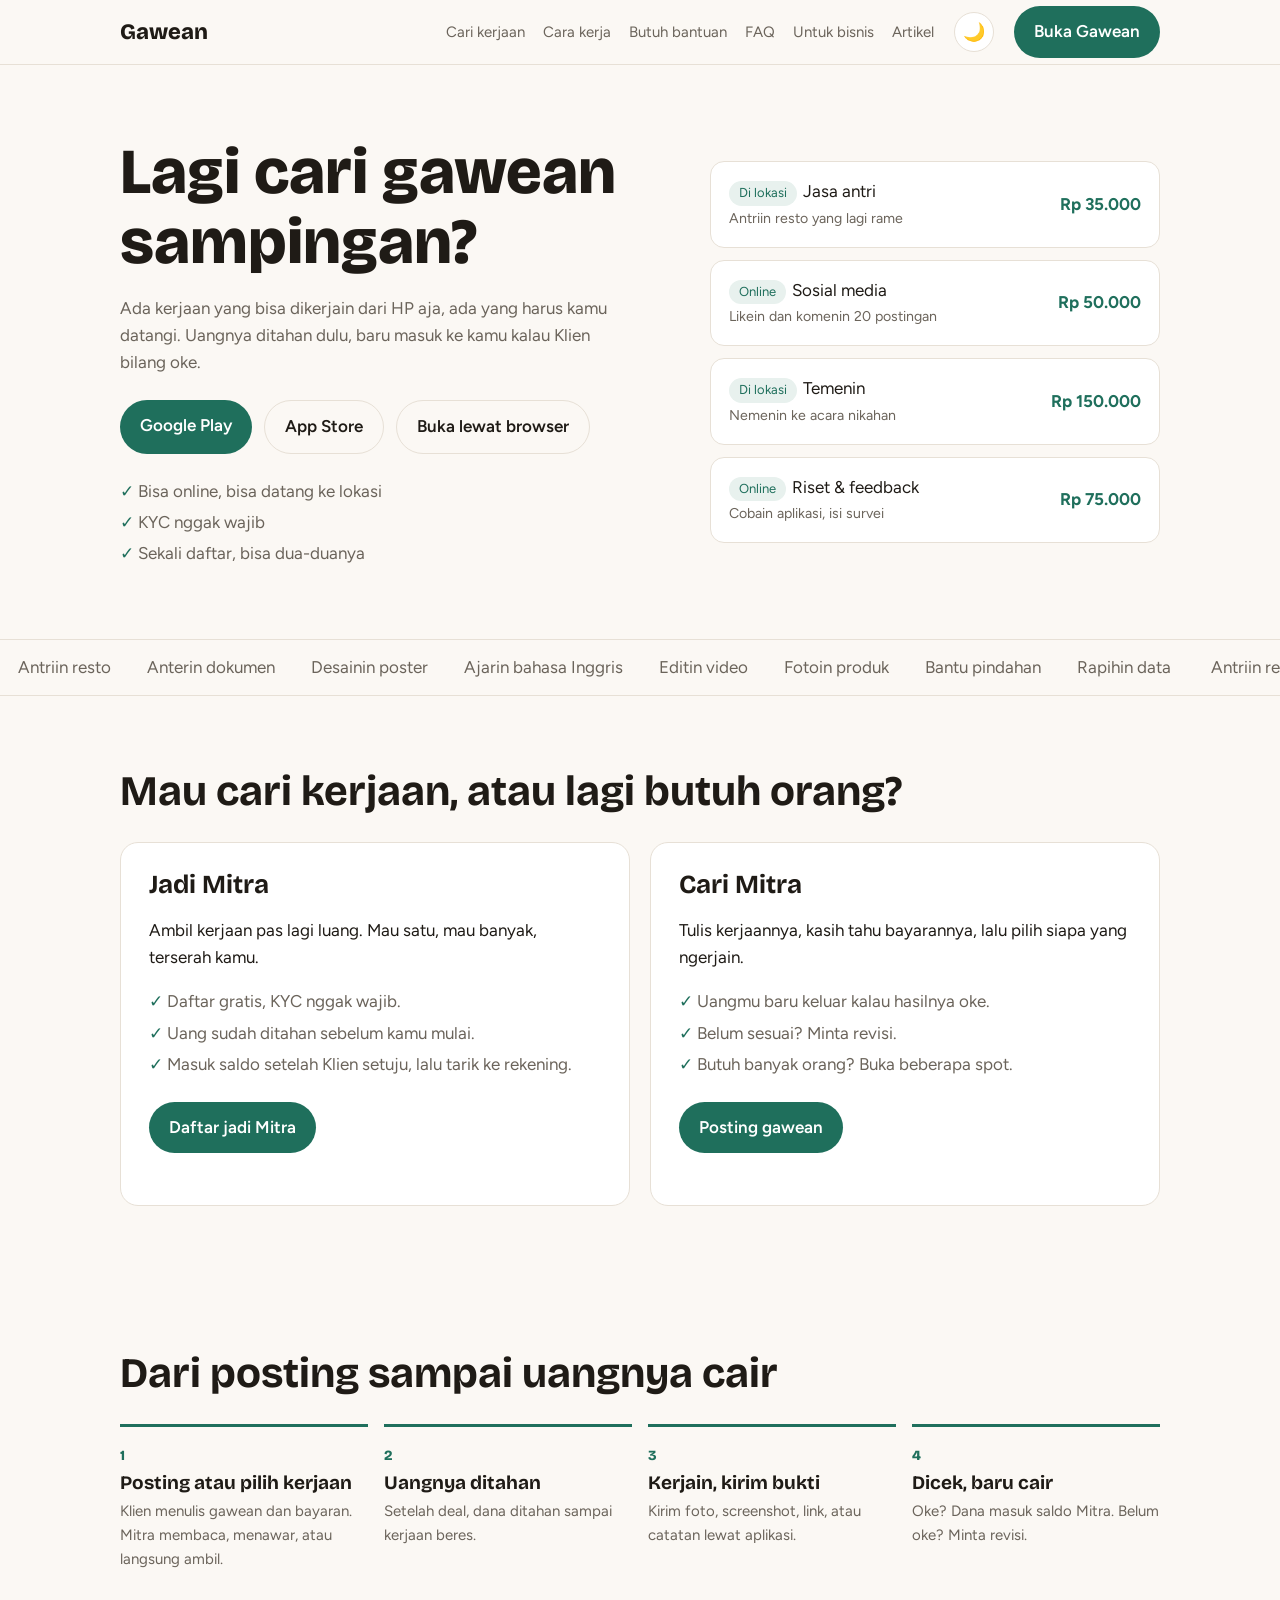
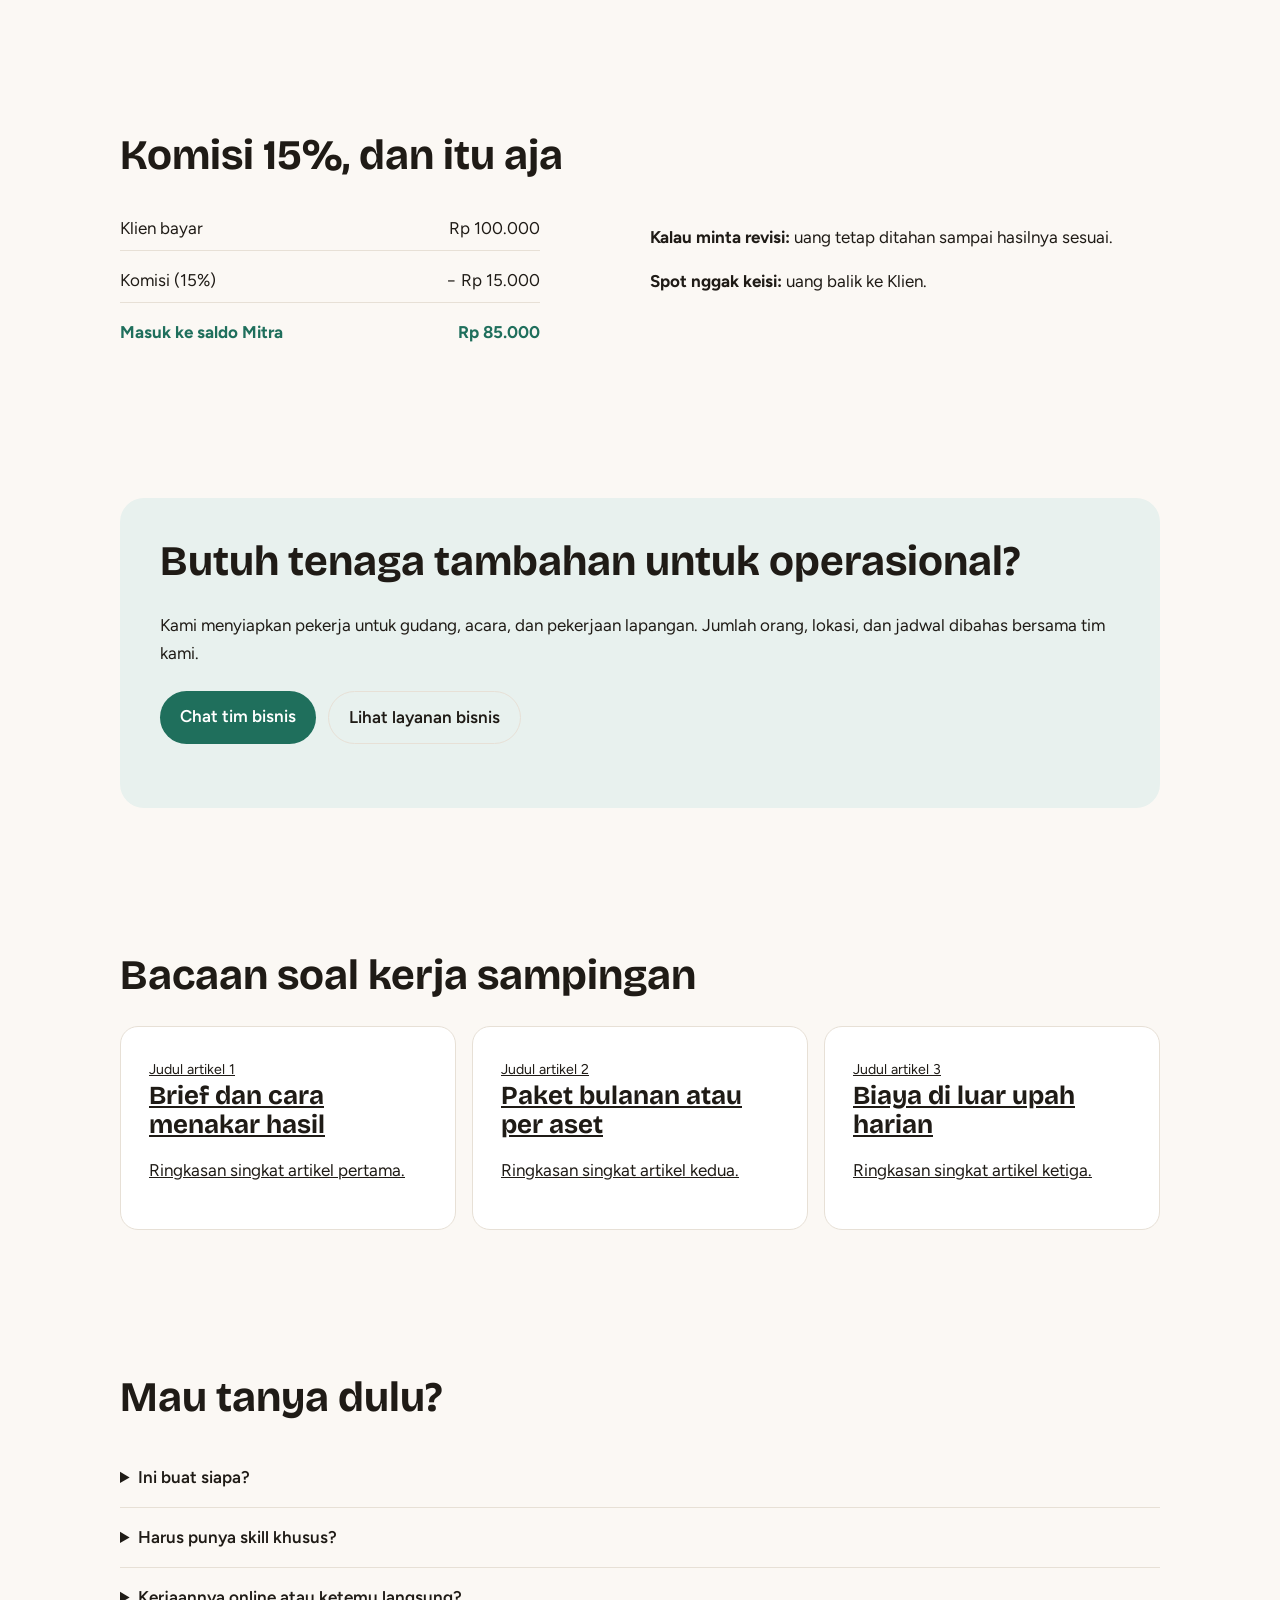
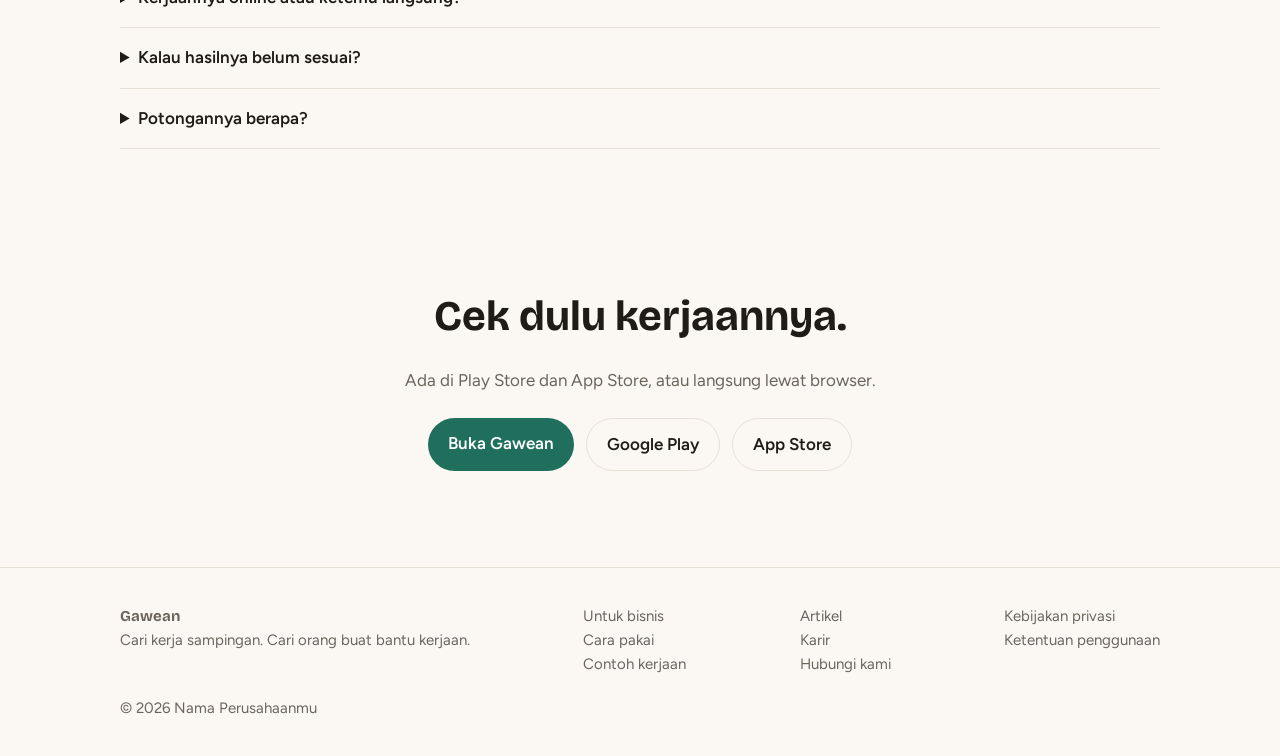
<file: index.html>
<!DOCTYPE html>
<html lang="id">
<head>
<meta charset="utf-8">
<meta name="viewport" content="width=device-width, initial-scale=1, viewport-fit=cover">
<title>Gawean — Cari Kerja Sampingan & Cari Bantuan</title>
<link rel="preconnect" href="https://fonts.googleapis.com">
<link href="https://fonts.googleapis.com/css2?family=Bricolage+Grotesque:wght@500;700;800&family=Figtree:wght@400;500;600&display=swap" rel="stylesheet">
<style>
:root{--bg:#fbf8f4;--surface:#fff;--ink:#1f1b16;--muted:#6b645b;--line:#e7e0d6;--accent:#1f6f5c;--accent-ink:#fff;--soft:#e8f1ee;
box-sizing:border-box;padding-top:env(safe-area-inset-top,0px);padding-bottom:env(safe-area-inset-bottom,0px)}
@media (prefers-color-scheme:dark){:root:not([data-theme="light"]){--bg:#16130f;--surface:#211d18;--ink:#f3eee6;--muted:#a79f93;--line:#352f27;--accent:#4fb89f;--accent-ink:#0e1a16;--soft:#1b2a25}}
:root[data-theme="dark"]{--bg:#16130f;--surface:#211d18;--ink:#f3eee6;--muted:#a79f93;--line:#352f27;--accent:#4fb89f;--accent-ink:#0e1a16;--soft:#1b2a25}
*,*::before,*::after{box-sizing:inherit}
html{scroll-behavior:smooth;scroll-padding-top:env(safe-area-inset-top,0px)}
body{margin:0;background:var(--bg);color:var(--ink);font:17px/1.6 Figtree,system-ui,sans-serif}
h1,h2,h3{font-family:'Bricolage Grotesque',Figtree,sans-serif;line-height:1.1;margin:0}
a{color:inherit}
.wrap{max-width:1080px;margin:0 auto;padding:0 20px}
header{position:sticky;top:env(safe-area-inset-top,0px);background:var(--bg);border-bottom:1px solid var(--line);z-index:5}
header .wrap{display:flex;align-items:center;gap:20px;height:64px}
.logo{font:800 22px 'Bricolage Grotesque',sans-serif;text-decoration:none;margin-right:auto}
nav{display:flex;gap:18px;font-size:15px}
nav a{text-decoration:none;color:var(--muted)}nav a:hover{color:var(--ink)}
.btn{display:inline-block;padding:12px 20px;border-radius:999px;background:var(--accent);color:var(--accent-ink);font-weight:600;text-decoration:none}
.btn.alt{background:transparent;color:var(--ink);border:1px solid var(--line)}
section{padding:72px 0}
.hero{display:grid;grid-template-columns:1.1fr .9fr;gap:40px;align-items:center}
.hero h1{font-size:clamp(38px,6vw,64px);font-weight:800}
.hero p{color:var(--muted);max-width:46ch}
.row{display:flex;flex-wrap:wrap;gap:12px;margin:24px 0}
.checks{list-style:none;padding:0;margin:0;color:var(--muted);display:grid;gap:4px}
.checks li::before{content:"✓ ";color:var(--accent);font-weight:700}
.gigs{display:grid;gap:12px}
.gig{background:var(--surface);border:1px solid var(--line);border-radius:14px;padding:16px 18px;display:grid;grid-template-columns:1fr auto;gap:2px 12px}
.gig small{color:var(--muted)}.gig b{grid-row:1/3;grid-column:2;align-self:center;color:var(--accent)}
.tag{display:inline-block;font-size:13px;background:var(--soft);color:var(--accent);padding:2px 10px;border-radius:999px;margin-right:6px}
.marquee{overflow:hidden;border-block:1px solid var(--line);padding:14px 0;white-space:nowrap}
.marquee div{display:inline-block;animation:slide 40s linear infinite;color:var(--muted)}
.marquee span{margin:0 18px}
@keyframes slide{to{transform:translateX(-50%)}}
@media (prefers-reduced-motion:reduce){.marquee div{animation:none}}
h2{font-size:clamp(28px,4vw,42px);margin-bottom:28px}
.two{display:grid;grid-template-columns:1fr 1fr;gap:20px}
.card{background:var(--surface);border:1px solid var(--line);border-radius:18px;padding:28px}
.card h3{font-size:26px;margin-bottom:10px}
.steps{display:grid;grid-template-columns:repeat(4,1fr);gap:16px;counter-reset:s;padding:0;list-style:none}
.steps li{counter-increment:s;border-top:3px solid var(--accent);padding-top:14px}
.steps li::before{content:counter(s);font:800 14px 'Bricolage Grotesque';color:var(--accent)}
.steps h3{font-size:19px;margin:4px 0 6px}.steps p{margin:0;color:var(--muted);font-size:15px}
.calc{display:grid;gap:8px;max-width:420px}
.calc div{display:flex;justify-content:space-between;border-bottom:1px solid var(--line);padding:8px 0}
.calc .last{font-weight:700;color:var(--accent);border:0}
.biz{background:var(--soft);border-radius:24px;padding:40px}
.articles{display:grid;grid-template-columns:repeat(3,1fr);gap:16px}
details{border-bottom:1px solid var(--line);padding:16px 0}
summary{cursor:pointer;font-weight:600}
details p{color:var(--muted);margin:10px 0 0}
.cta{text-align:center}
footer{border-top:1px solid var(--line);padding:36px 0;color:var(--muted);font-size:15px}
footer .wrap{display:flex;flex-wrap:wrap;justify-content:space-between;gap:20px}
footer a{display:block;text-decoration:none}
.theme{width:40px;height:40px;border-radius:50%;border:1px solid var(--line);background:var(--surface);color:var(--ink);font-size:18px;line-height:1;cursor:pointer;display:grid;place-items:center;padding:0}.theme:hover{border-color:var(--accent)}.theme:focus-visible{outline:2px solid var(--accent);outline-offset:2px}
@media(max-width:820px){.hero,.two,.articles{grid-template-columns:1fr}.steps{grid-template-columns:1fr 1fr}nav{display:none}}
</style>
</head>
<body>
<header><div class="wrap"><a class="logo" href="#">Gawean</a>
<nav><a href="#kerjaan">Cari kerjaan</a><a href="#cara-kerja">Cara kerja</a><a href="#butuh-bantuan">Butuh bantuan</a><a href="#faq">FAQ</a><a href="#bisnis">Untuk bisnis</a><a href="#artikel">Artikel</a></nav>
<button class="theme" id="theme" type="button" aria-label="Ganti tema">🌙</button><a class="btn" href="onboarding.html">Buka Gawean</a></div></header>

<main>
<section><div class="wrap hero">
<div><h1>Lagi cari gawean sampingan?</h1>
<p>Ada kerjaan yang bisa dikerjain dari HP aja, ada yang harus kamu datangi. Uangnya ditahan dulu, baru masuk ke kamu kalau Klien bilang oke.</p>
<div class="row"><a class="btn" href="#">Google Play</a><a class="btn alt" href="#">App Store</a><a class="btn alt" href="onboarding.html">Buka lewat browser</a></div>
<ul class="checks"><li>Bisa online, bisa datang ke lokasi</li><li>KYC nggak wajib</li><li>Sekali daftar, bisa dua-duanya</li></ul></div>
<div class="gigs" id="kerjaan" aria-label="Contoh kerjaan">
<div class="gig"><span><span class="tag">Di lokasi</span>Jasa antri</span><b>Rp 35.000</b><small>Antriin resto yang lagi rame</small></div>
<div class="gig"><span><span class="tag">Online</span>Sosial media</span><b>Rp 50.000</b><small>Likein dan komenin 20 postingan</small></div>
<div class="gig"><span><span class="tag">Di lokasi</span>Temenin</span><b>Rp 150.000</b><small>Nemenin ke acara nikahan</small></div>
<div class="gig"><span><span class="tag">Online</span>Riset & feedback</span><b>Rp 75.000</b><small>Cobain aplikasi, isi survei</small></div>
</div></div></section>

<div class="marquee" aria-hidden="true"><div>
<span>Antriin resto</span><span>Anterin dokumen</span><span>Desainin poster</span><span>Ajarin bahasa Inggris</span><span>Editin video</span><span>Fotoin produk</span><span>Bantu pindahan</span><span>Rapihin data</span>
<span>Antriin resto</span><span>Anterin dokumen</span><span>Desainin poster</span><span>Ajarin bahasa Inggris</span><span>Editin video</span><span>Fotoin produk</span><span>Bantu pindahan</span><span>Rapihin data</span></div></div>

<section id="butuh-bantuan"><div class="wrap"><h2>Mau cari kerjaan, atau lagi butuh orang?</h2>
<div class="two">
<div class="card"><h3>Jadi Mitra</h3><p>Ambil kerjaan pas lagi luang. Mau satu, mau banyak, terserah kamu.</p><ul class="checks"><li>Daftar gratis, KYC nggak wajib.</li><li>Uang sudah ditahan sebelum kamu mulai.</li><li>Masuk saldo setelah Klien setuju, lalu tarik ke rekening.</li></ul><div class="row"><a class="btn" href="onboarding.html">Daftar jadi Mitra</a></div></div>
<div class="card"><h3>Cari Mitra</h3><p>Tulis kerjaannya, kasih tahu bayarannya, lalu pilih siapa yang ngerjain.</p><ul class="checks"><li>Uangmu baru keluar kalau hasilnya oke.</li><li>Belum sesuai? Minta revisi.</li><li>Butuh banyak orang? Buka beberapa spot.</li></ul><div class="row"><a class="btn" href="onboarding.html">Posting gawean</a></div></div>
</div></div></section>

<section id="cara-kerja"><div class="wrap"><h2>Dari posting sampai uangnya cair</h2>
<ol class="steps">
<li><h3>Posting atau pilih kerjaan</h3><p>Klien menulis gawean dan bayaran. Mitra membaca, menawar, atau langsung ambil.</p></li>
<li><h3>Uangnya ditahan</h3><p>Setelah deal, dana ditahan sampai kerjaan beres.</p></li>
<li><h3>Kerjain, kirim bukti</h3><p>Kirim foto, screenshot, link, atau catatan lewat aplikasi.</p></li>
<li><h3>Dicek, baru cair</h3><p>Oke? Dana masuk saldo Mitra. Belum oke? Minta revisi.</p></li>
</ol></div></section>

<section><div class="wrap"><h2>Komisi 15%, dan itu aja</h2>
<div class="two"><div class="calc" aria-label="Contoh kerjaan Rp 100.000">
<div><span>Klien bayar</span><span>Rp 100.000</span></div><div><span>Komisi (15%)</span><span>− Rp 15.000</span></div><div class="last"><span>Masuk ke saldo Mitra</span><span>Rp 85.000</span></div></div>
<div><p><b>Kalau minta revisi:</b> uang tetap ditahan sampai hasilnya sesuai.</p><p><b>Spot nggak keisi:</b> uang balik ke Klien.</p></div></div></div></section>

<section id="bisnis"><div class="wrap"><div class="biz"><h2>Butuh tenaga tambahan untuk operasional?</h2>
<p>Kami menyiapkan pekerja untuk gudang, acara, dan pekerjaan lapangan. Jumlah orang, lokasi, dan jadwal dibahas bersama tim kami.</p>
<div class="row"><a class="btn" href="#">Chat tim bisnis</a><a class="btn alt" href="#">Lihat layanan bisnis</a></div></div></div></section>

<section id="artikel"><div class="wrap"><h2>Bacaan soal kerja sampingan</h2>
<div class="articles">
<a class="card" href="#"><small>Judul artikel 1</small><h3>Brief dan cara menakar hasil</h3><p>Ringkasan singkat artikel pertama.</p></a>
<a class="card" href="#"><small>Judul artikel 2</small><h3>Paket bulanan atau per aset</h3><p>Ringkasan singkat artikel kedua.</p></a>
<a class="card" href="#"><small>Judul artikel 3</small><h3>Biaya di luar upah harian</h3><p>Ringkasan singkat artikel ketiga.</p></a>
</div></div></section>

<section id="faq"><div class="wrap"><h2>Mau tanya dulu?</h2>
<details><summary>Ini buat siapa?</summary><p>Buat yang cari kerja sampingan dan yang butuh bantuan. Klien adalah yang memposting gawean, Mitra adalah yang mengerjakannya. Satu akun bisa jadi keduanya.</p></details>
<details><summary>Harus punya skill khusus?</summary><p>Tergantung kerjaannya. Baca tugas, syarat, dan bayaran dulu sebelum ambil.</p></details>
<details><summary>Kerjaannya online atau ketemu langsung?</summary><p>Ada dua-duanya. Untuk kerjaan di lokasi, cek tempat dan waktunya sebelum daftar.</p></details>
<details><summary>Kalau hasilnya belum sesuai?</summary><p>Klien bisa minta revisi lewat aplikasi. Dana tetap ditahan selama proses.</p></details>
<details><summary>Potongannya berapa?</summary><p>Komisi 15% dari nilai kerjaan, dipotong sekali. Tidak ada biaya daftar atau posting.</p></details>
</div></section>

<section class="cta"><div class="wrap"><h2>Cek dulu kerjaannya.</h2><p style="color:var(--muted)">Ada di Play Store dan App Store, atau langsung lewat browser.</p>
<div class="row" style="justify-content:center"><a class="btn" href="onboarding.html">Buka Gawean</a><a class="btn alt" href="#">Google Play</a><a class="btn alt" href="#">App Store</a></div></div></section>
</main>

<footer><div class="wrap">
<div><b style="font-family:'Bricolage Grotesque'">Gawean</b><br>Cari kerja sampingan. Cari orang buat bantu kerjaan.</div>
<div><a href="#">Untuk bisnis</a><a href="#">Cara pakai</a><a href="#kerjaan">Contoh kerjaan</a></div>
<div><a href="#">Artikel</a><a href="#">Karir</a><a href="#">Hubungi kami</a></div>
<div><a href="#">Kebijakan privasi</a><a href="#">Ketentuan penggunaan</a></div>
<div style="width:100%">© 2026 Nama Perusahaanmu</div></div></footer>
<script>
(function(){
var r=document.documentElement,b=document.getElementById('theme');
function sys(){return window.matchMedia('(prefers-color-scheme: dark)').matches?'dark':'light'}
var t=null;try{t=localStorage.getItem('theme')}catch(e){}
if(t!=='light'&&t!=='dark')t=null;
function apply(m){r.setAttribute('data-theme',m);b.textContent=m==='dark'?'☀️':'🌙';b.setAttribute('aria-label',m==='dark'?'Ganti ke tema terang':'Ganti ke tema gelap')}
apply(t||sys());
b.addEventListener('click',function(){var n=r.getAttribute('data-theme')==='dark'?'light':'dark';apply(n);try{localStorage.setItem('theme',n)}catch(e){}});
})();
</script>
</body>
</html>
</file>
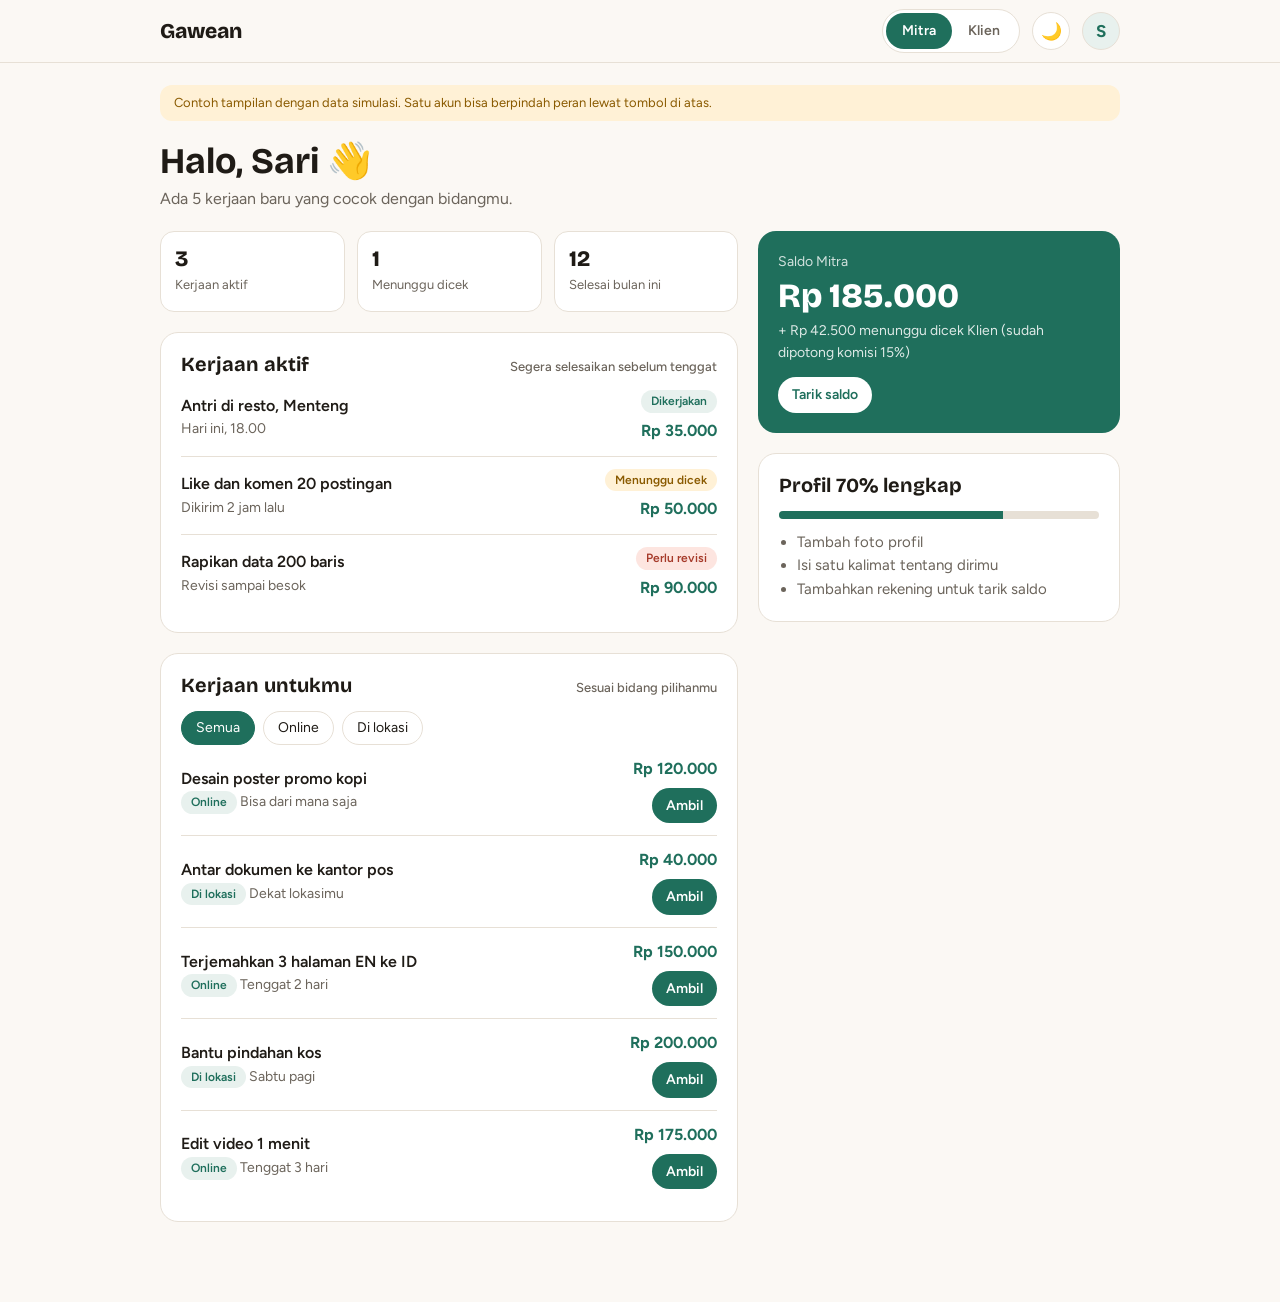
<file: dashboard.html>
<!DOCTYPE html>
<html lang="id">
<head>
<meta charset="utf-8">
<meta name="viewport" content="width=device-width, initial-scale=1, viewport-fit=cover">
<title>Beranda Gawean</title>
<link rel="preconnect" href="https://fonts.googleapis.com">
<link href="https://fonts.googleapis.com/css2?family=Bricolage+Grotesque:wght@500;700;800&family=Figtree:wght@400;500;600&display=swap" rel="stylesheet">
<style>
:root{--bg:#fbf8f4;--surface:#fff;--ink:#1f1b16;--muted:#6b645b;--line:#e7e0d6;--accent:#1f6f5c;--accent-ink:#fff;--soft:#e8f1ee;--warn:#8a5a00;--warnbg:#fff1d6;--bad:#a63a2a;--badbg:#fde5e0;
box-sizing:border-box;padding-top:env(safe-area-inset-top,0px);padding-bottom:env(safe-area-inset-bottom,0px)}
@media (prefers-color-scheme:dark){:root:not([data-theme="light"]){--bg:#16130f;--surface:#211d18;--ink:#f3eee6;--muted:#a79f93;--line:#352f27;--accent:#4fb89f;--accent-ink:#0e1a16;--soft:#1b2a25;--warn:#f0c168;--warnbg:#3a2d12;--bad:#f1948a;--badbg:#3b1d19}}
:root[data-theme="dark"]{--bg:#16130f;--surface:#211d18;--ink:#f3eee6;--muted:#a79f93;--line:#352f27;--accent:#4fb89f;--accent-ink:#0e1a16;--soft:#1b2a25;--warn:#f0c168;--warnbg:#3a2d12;--bad:#f1948a;--badbg:#3b1d19}
*,*::before,*::after{box-sizing:inherit}
body{margin:0;background:var(--bg);color:var(--ink);font:16px/1.55 Figtree,system-ui,sans-serif}
h1,h2,h3{font-family:'Bricolage Grotesque',Figtree,sans-serif;line-height:1.15;margin:0}
button{font:inherit;color:inherit}
header{position:sticky;top:env(safe-area-inset-top,0px);background:var(--bg);border-bottom:1px solid var(--line);z-index:5}
.bar{max-width:1000px;margin:0 auto;padding:0 20px;height:62px;display:flex;align-items:center;gap:12px}
.logo{font:800 21px 'Bricolage Grotesque',sans-serif;margin-right:auto;text-decoration:none;color:var(--ink)}
.seg{display:flex;background:var(--surface);border:1px solid var(--line);border-radius:999px;padding:3px}
.seg button{border:0;background:transparent;padding:7px 16px;border-radius:999px;cursor:pointer;font-weight:600;font-size:14px;color:var(--muted)}
.seg button[aria-pressed="true"]{background:var(--accent);color:var(--accent-ink)}
.round{width:38px;height:38px;border-radius:50%;border:1px solid var(--line);background:var(--surface);display:grid;place-items:center;cursor:pointer;padding:0;font-size:17px}
.av{background:var(--soft);color:var(--accent);font-weight:700;cursor:default}
main{max-width:1000px;margin:0 auto;padding:22px 20px 60px}
.note{background:var(--warnbg);color:var(--warn);border-radius:12px;padding:8px 14px;font-size:13px;margin-bottom:20px}
.view{display:none}.view.on{display:block}
.hi h1{font-size:clamp(26px,5vw,36px)}.hi p{color:var(--muted);margin:4px 0 20px}
.grid{display:grid;grid-template-columns:1.6fr 1fr;gap:20px;align-items:start}
.card{background:var(--surface);border:1px solid var(--line);border-radius:18px;padding:20px;margin-bottom:20px}
.card h2{font-size:20px;margin-bottom:14px;display:flex;justify-content:space-between;align-items:baseline;gap:8px}
.card h2 small{font:500 13px Figtree;color:var(--muted)}
.hero{background:var(--accent);color:var(--accent-ink);border:0}
.hero .lab{opacity:.8;font-size:14px}.hero .big{font:800 34px 'Bricolage Grotesque';margin:2px 0 4px}
.hero .sub{font-size:14px;opacity:.85;margin-bottom:14px}
.btn{display:inline-block;border:0;border-radius:999px;padding:10px 18px;font-weight:600;cursor:pointer;background:var(--accent);color:var(--accent-ink);font-size:15px;text-decoration:none}
.hero .btn{background:var(--accent-ink);color:var(--accent)}
.btn.sm{padding:7px 14px;font-size:14px}
.btn.alt{background:transparent;color:var(--ink);border:1px solid var(--line)}
.btn:disabled{opacity:.5;cursor:default}
.stats{display:grid;grid-template-columns:repeat(3,1fr);gap:12px;margin-bottom:20px}
.stat{background:var(--surface);border:1px solid var(--line);border-radius:14px;padding:14px}
.stat b{display:block;font:800 22px 'Bricolage Grotesque'}.stat span{font-size:13px;color:var(--muted)}
.item{display:flex;gap:12px;align-items:center;justify-content:space-between;padding:12px 0;border-top:1px solid var(--line)}
.item:first-of-type{border-top:0;padding-top:0}
.item .t{font-weight:600}.item .m{font-size:14px;color:var(--muted)}
.item .r{text-align:right;flex:none;display:flex;flex-direction:column;align-items:flex-end;gap:6px}
.price{font-weight:700;color:var(--accent)}
.chip{display:inline-block;font-size:12px;font-weight:600;padding:2px 10px;border-radius:999px;background:var(--soft);color:var(--accent)}
.chip.wait{background:var(--warnbg);color:var(--warn)}.chip.rev{background:var(--badbg);color:var(--bad)}
.acts{display:flex;gap:8px}
.filters{display:flex;gap:8px;margin-bottom:12px;flex-wrap:wrap}
.filters button{border:1px solid var(--line);background:var(--surface);border-radius:999px;padding:5px 14px;font-size:14px;cursor:pointer}
.filters button[aria-pressed="true"]{background:var(--accent);color:var(--accent-ink);border-color:var(--accent)}
.prog{height:8px;border-radius:9px;background:var(--line);overflow:hidden;margin:8px 0 12px}
.prog i{display:block;height:100%;background:var(--accent)}
.todo{margin:0;padding-left:18px;color:var(--muted);font-size:15px}
.empty{color:var(--muted);font-size:15px;padding:6px 0}
.toast{position:fixed;left:50%;bottom:calc(20px + env(safe-area-inset-bottom,0px));transform:translateX(-50%);background:var(--ink);color:var(--bg);padding:10px 18px;border-radius:999px;font-size:14px;opacity:0;pointer-events:none;transition:opacity .2s;max-width:90vw;text-align:center}
.toast.show{opacity:1}
:focus-visible{outline:2px solid var(--accent);outline-offset:2px}
@media(max-width:820px){.grid{grid-template-columns:1fr}.seg button{padding:7px 12px}}
@media(max-width:480px){.item{flex-direction:column;align-items:flex-start}.item .r{align-items:flex-start;text-align:left}.stats{grid-template-columns:1fr 1fr 1fr;gap:8px}.stat{padding:10px}.stat b{font-size:18px}}
</style>
</head>
<body>
<header><div class="bar"><a class="logo" href="index.html">Gawean</a>
<div class="seg" role="group" aria-label="Pilih peran"><button type="button" data-v="mitra" aria-pressed="true">Mitra</button><button type="button" data-v="klien" aria-pressed="false">Klien</button></div>
<button class="round" id="theme" type="button" aria-label="Ganti tema">🌙</button><span class="round av" id="avatar-initial" aria-hidden="true">S</span></div></header>
<main>
<div class="note">Contoh tampilan dengan data simulasi. Satu akun bisa berpindah peran lewat tombol di atas.</div>

<section class="view on" id="v-mitra">
<div class="hi"><h1 id="hi-mitra">Halo, Sari 👋</h1><p>Ada 5 kerjaan baru yang cocok dengan bidangmu.</p></div>
<div class="grid"><div>
<div class="stats"><div class="stat"><b id="m-aktif">3</b><span>Kerjaan aktif</span></div><div class="stat"><b>1</b><span>Menunggu dicek</span></div><div class="stat"><b>12</b><span>Selesai bulan ini</span></div></div>
<div class="card"><h2>Kerjaan aktif <small>Segera selesaikan sebelum tenggat</small></h2><div id="m-list"></div></div>
<div class="card"><h2>Kerjaan untukmu <small>Sesuai bidang pilihanmu</small></h2>
<div class="filters" id="filters"><button type="button" data-f="all" aria-pressed="true">Semua</button><button type="button" data-f="Online" aria-pressed="false">Online</button><button type="button" data-f="Di lokasi" aria-pressed="false">Di lokasi</button></div>
<div id="m-rek"></div></div></div>
<aside>
<div class="card hero"><div class="lab">Saldo Mitra</div><div class="big">Rp 185.000</div><div class="sub">+ Rp 42.500 menunggu dicek Klien (sudah dipotong komisi 15%)</div><button class="btn sm" type="button" data-toast="Penarikan ke rekening bisa dimulai setelah rekening ditambahkan.">Tarik saldo</button></div>
<div class="card"><h2>Profil 70% lengkap</h2><div class="prog"><i style="width:70%"></i></div><ul class="todo"><li>Tambah foto profil</li><li>Isi satu kalimat tentang dirimu</li><li>Tambahkan rekening untuk tarik saldo</li></ul></div>
</aside></div></section>

<section class="view" id="v-klien">
<div class="hi"><h1 id="hi-klien">Halo, Sari 👋</h1><p>Ada 2 hasil kerja yang menunggu dicek.</p></div>
<div class="grid"><div>
<div class="stats"><div class="stat"><b id="k-dana">Rp 0</b><span>Dana ditahan</span></div><div class="stat"><b id="k-jalan">0</b><span>Kerjaan berjalan</span></div><div class="stat"><b id="k-cek">0</b><span>Perlu dicek</span></div></div>
<div class="card"><h2>Perlu dicek <small>Dana cair setelah kamu setuju</small></h2><div id="k-rev"></div></div>
<div class="card"><h2>Kerjaan saya</h2><div id="k-list"></div></div></div>
<aside>
<div class="card hero"><div class="lab">Butuh bantuan?</div><div class="big">Posting kerjaan</div><div class="sub">Tulis kerjaan, tentukan bayaran, lalu pilih Mitra yang cocok.</div><button class="btn sm" type="button" data-toast="Formulir posting kerjaan akan dibuka di sini.">Posting sekarang</button></div>
<div class="card"><h2>Tips supaya cepat dapat Mitra</h2><ul class="todo"><li>Jelaskan hasil akhir yang kamu mau</li><li>Cantumkan tenggat dan lokasi</li><li>Beri bayaran yang wajar untuk waktunya</li></ul></div>
</aside></div></section>
</main>
<div class="toast" id="toast" role="status" aria-live="polite"></div>
<script>
(function(){
// Ambil data nama dari localStorage jika ada
try {
  var savedName = localStorage.getItem('gawean_nama');
  if (savedName) {
    var firstName = savedName.trim().split(' ')[0];
    var greetingText = 'Halo, ' + firstName + ' 👋';
    document.getElementById('hi-mitra').textContent = greetingText;
    document.getElementById('hi-klien').textContent = greetingText;
    document.getElementById('avatar-initial').textContent = firstName.charAt(0).toUpperCase();
  }
} catch(e) {}

var $=function(i){return document.getElementById(i)};
var rp=function(n){return 'Rp '+n.toLocaleString('id-ID')};
// theme
var r=document.documentElement,tb=$('theme');
function sys(){return window.matchMedia('(prefers-color-scheme: dark)').matches?'dark':'light'}
var t=null;try{t=localStorage.getItem('theme')}catch(e){}
if(t!=='light'&&t!=='dark')t=null;
function apply(m){r.setAttribute('data-theme',m);tb.textContent=m==='dark'?'☀️':'🌙';tb.setAttribute('aria-label',m==='dark'?'Ganti ke tema terang':'Ganti ke tema gelap')}
apply(t||sys());
tb.addEventListener('click',function(){var n=r.getAttribute('data-theme')==='dark'?'light':'dark';apply(n);try{localStorage.setItem('theme',n)}catch(e){}});
// toast
var tt;function toast(m){var e=$('toast');e.textContent=m;e.classList.add('show');clearTimeout(tt);tt=setTimeout(function(){e.classList.remove('show')},2600)}
document.addEventListener('click',function(e){var b=e.target.closest('[data-toast]');if(b)toast(b.dataset.toast)});
// data
var aktif=[{t:'Antri di resto, Menteng',m:'Hari ini, 18.00',s:'Dikerjakan',c:'',p:35000},{t:'Like dan komen 20 postingan',m:'Dikirim 2 jam lalu',s:'Menunggu dicek',c:'wait',p:50000},{t:'Rapikan data 200 baris',m:'Revisi sampai besok',s:'Perlu revisi',c:'rev',p:90000}];
var rek=[{id:1,t:'Desain poster promo kopi',k:'Online',p:120000,m:'Bisa dari mana saja'},{id:2,t:'Antar dokumen ke kantor pos',k:'Di lokasi',p:40000,m:'Dekat lokasimu'},{id:3,t:'Terjemahkan 3 halaman EN ke ID',k:'Online',p:150000,m:'Tenggat 2 hari'},{id:4,t:'Bantu pindahan kos',k:'Di lokasi',p:200000,m:'Sabtu pagi'},{id:5,t:'Edit video 1 menit',k:'Online',p:175000,m:'Tenggat 3 hari'}];
var rev=[{id:1,t:'Like dan komen 20 postingan',w:'Dewi A.',m:'Dikirim 2 jam lalu',p:50000},{id:2,t:'Rapikan data 200 baris',w:'Raka P.',m:'Revisi dikirim 1 jam lalu',p:90000}];
var posted=[{t:'Foto 15 produk kue',s:'Terbuka',c:'',m:'6 pelamar',p:300000,hold:true},{t:'Terjemahkan 3 halaman',s:'Berjalan',c:'',m:'Dikerjakan Mitra',p:150000,hold:true},{t:'Antri tiket konser',s:'Selesai',c:'',m:'Dana sudah cair',p:100000,hold:false}];
var filter='all';
function renderM(){
 $('m-list').innerHTML=aktif.map(function(a){return '<div class="item"><div><div class="t">'+a.t+'</div><div class="m">'+a.m+'</div></div><div class="r"><span class="chip '+a.c+'">'+a.s+'</span><span class="price">'+rp(a.p)+'</span></div></div>'}).join('');
 $('m-aktif').textContent=aktif.length;
 var l=rek.filter(function(x){return filter==='all'||x.k===filter});
 $('m-rek').innerHTML=l.length?l.map(function(x){return '<div class="item"><div><div class="t">'+x.t+'</div><div class="m"><span class="chip">'+x.k+'</span> '+x.m+'</div></div><div class="r"><span class="price">'+rp(x.p)+'</span><button class="btn sm" type="button" data-take="'+x.id+'">Ambil</button></div></div>'}).join(''):'<div class="empty">Belum ada kerjaan di kategori ini.</div>';
}
function renderK(){
 $('k-rev').innerHTML=rev.length?rev.map(function(x){return '<div class="item"><div><div class="t">'+x.t+'</div><div class="m">'+x.w+' · '+x.m+'</div></div><div class="r"><span class="price">'+rp(x.p)+'</span><div class="acts"><button class="btn alt sm" type="button" data-rv="'+x.id+'">Minta revisi</button><button class="btn sm" type="button" data-ok="'+x.id+'">Setujui</button></div></div></div>'}).join(''):'<div class="empty">Semua hasil kerja sudah dicek. 🎉</div>';
 $('k-list').innerHTML=posted.map(function(a){return '<div class="item"><div><div class="t">'+a.t+'</div><div class="m">'+a.m+'</div></div><div class="r"><span class="chip '+(a.s==='Selesai'?'':'wait')+'">'+a.s+'</span><span class="price">'+rp(a.p)+'</span></div></div>'}).join('');
 var dana=0,jalan=0;posted.forEach(function(a){if(a.hold){dana+=a.p;jalan++}});rev.forEach(function(x){dana+=x.p});
 $('k-dana').textContent=rp(dana);$('k-jalan').textContent=jalan+rev.length;$('k-cek').textContent=rev.length;
}
document.addEventListener('click',function(e){
 var f=e.target.closest('[data-f]');if(f){filter=f.dataset.f;document.querySelectorAll('[data-f]').forEach(function(b){b.setAttribute('aria-pressed',b===f)});renderM();return}
 var tk=e.target.closest('[data-take]');if(tk){var id=+tk.dataset.take,x=rek.filter(function(y){return y.id===id})[0];rek=rek.filter(function(y){return y.id!==id});aktif.unshift({t:x.t,m:x.m,s:'Dikerjakan',c:'',p:x.p});renderM();toast('Kerjaan diambil. Dana Klien sudah ditahan.');return}
 var ok=e.target.closest('[data-ok]');if(ok){var i=+ok.dataset.ok,y=rev.filter(function(z){return z.id===i})[0];rev=rev.filter(function(z){return z.id!==i});renderK();toast('Disetujui. '+rp(Math.round(y.p*.85))+' diteruskan ke '+y.w);return}
 var rv=e.target.closest('[data-rv]');if(rv){var j=+rv.dataset.rv,z=rev.filter(function(q){return q.id===j})[0];rev=rev.filter(function(q){q.id!==j});renderK();toast('Permintaan revisi dikirim ke '+z.w+'. Dana tetap ditahan.')}
});
// views
function show(v){v=v==='klien'?'klien':'mitra';
 ['mitra','klien'].forEach(function(n){$('v-'+n).classList.toggle('on',n===v)});
 document.querySelectorAll('.seg button').forEach(function(b){b.setAttribute('aria-pressed',b.dataset.v===v)});}
document.querySelectorAll('.seg button').forEach(function(b){b.addEventListener('click',function(){location.hash=b.dataset.v;show(b.dataset.v)})});
window.addEventListener('hashchange',function(){show(location.hash.slice(1))});
show(location.hash.slice(1));renderM();renderK();
})();
</script>
</body>
</html>
</file>
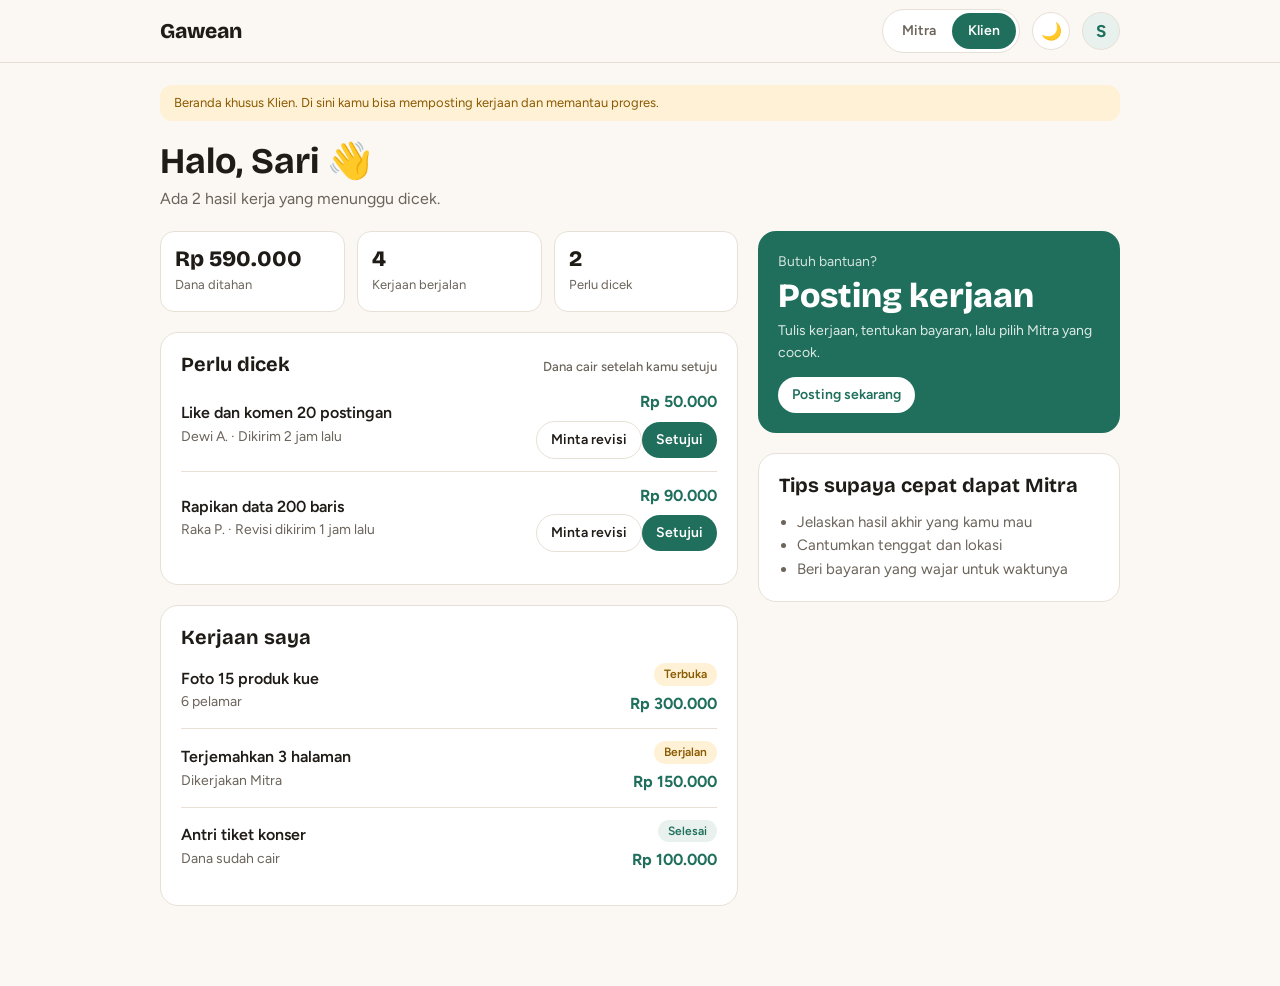
<file: home-klien.html>
<!DOCTYPE html>
<html lang="id">
<head>
<meta charset="utf-8">
<meta name="viewport" content="width=device-width, initial-scale=1, viewport-fit=cover">
<title>Beranda Klien — Gawean</title>
<link rel="preconnect" href="https://fonts.googleapis.com">
<link href="https://fonts.googleapis.com/css2?family=Bricolage+Grotesque:wght@500;700;800&family=Figtree:wght@400;500;600&display=swap" rel="stylesheet">
<link rel="stylesheet" href="assets/css/style.css">
</head>
<body>
<header><div class="bar"><a class="logo" href="index.html">Gawean</a>
<div class="seg" role="group" aria-label="Pilih peran"><a href="home-mitra.html">Mitra</a><a href="home-klien.html" class="on">Klien</a></div>
<button class="round" id="theme" type="button" aria-label="Ganti tema">🌙</button><span class="round av" id="avatar-initial" aria-hidden="true">S</span></div></header>
<main>
<div class="note">Beranda khusus Klien. Di sini kamu bisa memposting kerjaan dan memantau progres.</div>

<section id="v-klien">
<div class="hi"><h1 id="hi-klien">Halo, Sari 👋</h1><p>Ada 2 hasil kerja yang menunggu dicek.</p></div>
<div class="grid"><div>
<div class="stats"><div class="stat"><b id="k-dana">Rp 0</b><span>Dana ditahan</span></div><div class="stat"><b id="k-jalan">0</b><span>Kerjaan berjalan</span></div><div class="stat"><b id="k-cek">0</b><span>Perlu dicek</span></div></div>
<div class="card"><h2>Perlu dicek <small>Dana cair setelah kamu setuju</small></h2><div id="k-rev"></div></div>
<div class="card"><h2>Kerjaan saya</h2><div id="k-list"></div></div></div>
<aside>
<div class="card hero"><div class="lab">Butuh bantuan?</div><div class="big">Posting kerjaan</div><div class="sub">Tulis kerjaan, tentukan bayaran, lalu pilih Mitra yang cocok.</div><button class="btn sm" type="button" data-toast="Formulir posting kerjaan akan dibuka di sini.">Posting sekarang</button></div>
<div class="card"><h2>Tips supaya cepat dapat Mitra</h2><ul class="todo"><li>Jelaskan hasil akhir yang kamu mau</li><li>Cantumkan tenggat dan lokasi</li><li>Beri bayaran yang wajar untuk waktunya</li></ul></div>
</aside></div></section>
</main>
<div class="toast" id="toast" role="status" aria-live="polite"></div>
<script src="assets/js/common.js"></script>
<script src="assets/js/klien.js"></script>
</body>
</html>
</file>
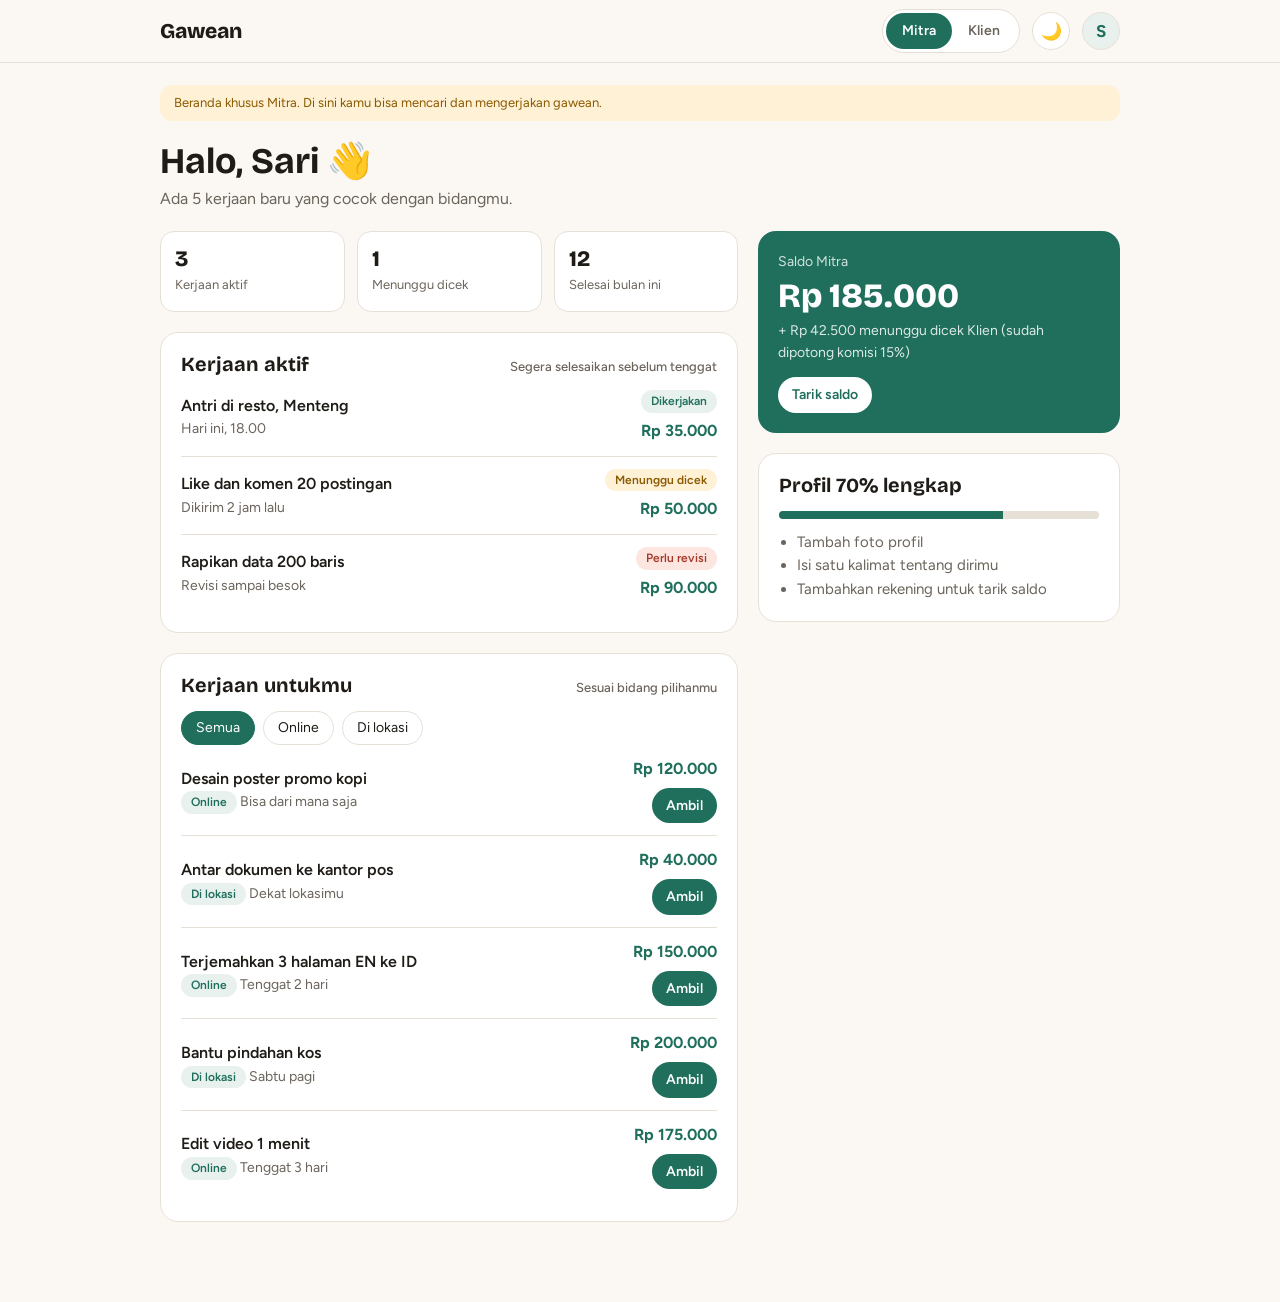
<file: home-mitra.html>
<!DOCTYPE html>
<html lang="id">
<head>
<meta charset="utf-8">
<meta name="viewport" content="width=device-width, initial-scale=1, viewport-fit=cover">
<title>Beranda Mitra — Gawean</title>
<link rel="preconnect" href="https://fonts.googleapis.com">
<link href="https://fonts.googleapis.com/css2?family=Bricolage+Grotesque:wght@500;700;800&family=Figtree:wght@400;500;600&display=swap" rel="stylesheet">
<link rel="stylesheet" href="assets/css/style.css">
</head>
<body>
<header><div class="bar"><a class="logo" href="index.html">Gawean</a>
<div class="seg" role="group" aria-label="Pilih peran"><a href="home-mitra.html" class="on">Mitra</a><a href="home-klien.html">Klien</a></div>
<button class="round" id="theme" type="button" aria-label="Ganti tema">🌙</button><span class="round av" id="avatar-initial" aria-hidden="true">S</span></div></header>
<main>
<div class="note">Beranda khusus Mitra. Di sini kamu bisa mencari dan mengerjakan gawean.</div>

<section id="v-mitra">
<div class="hi"><h1 id="hi-mitra">Halo, Sari 👋</h1><p>Ada 5 kerjaan baru yang cocok dengan bidangmu.</p></div>
<div class="grid"><div>
<div class="stats"><div class="stat"><b id="m-aktif">3</b><span>Kerjaan aktif</span></div><div class="stat"><b>1</b><span>Menunggu dicek</span></div><div class="stat"><b>12</b><span>Selesai bulan ini</span></div></div>
<div class="card"><h2>Kerjaan aktif <small>Segera selesaikan sebelum tenggat</small></h2><div id="m-list"></div></div>
<div class="card"><h2>Kerjaan untukmu <small>Sesuai bidang pilihanmu</small></h2>
<div class="filters" id="filters"><button type="button" data-f="all" aria-pressed="true">Semua</button><button type="button" data-f="Online" aria-pressed="false">Online</button><button type="button" data-f="Di lokasi" aria-pressed="false">Di lokasi</button></div>
<div id="m-rek"></div></div></div>
<aside>
<div class="card hero"><div class="lab">Saldo Mitra</div><div class="big">Rp 185.000</div><div class="sub">+ Rp 42.500 menunggu dicek Klien (sudah dipotong komisi 15%)</div><button class="btn sm" type="button" data-toast="Penarikan ke rekening bisa dimulai setelah rekening ditambahkan.">Tarik saldo</button></div>
<div class="card"><h2>Profil 70% lengkap</h2><div class="prog"><i style="width:70%"></i></div><ul class="todo"><li>Tambah foto profil</li><li>Isi satu kalimat tentang dirimu</li><li>Tambahkan rekening untuk tarik saldo</li></ul></div>
</aside></div></section>
</main>
<div class="toast" id="toast" role="status" aria-live="polite"></div>
<script src="assets/js/common.js"></script>
<script src="assets/js/mitra.js"></script>
</body>
</html>
</file>
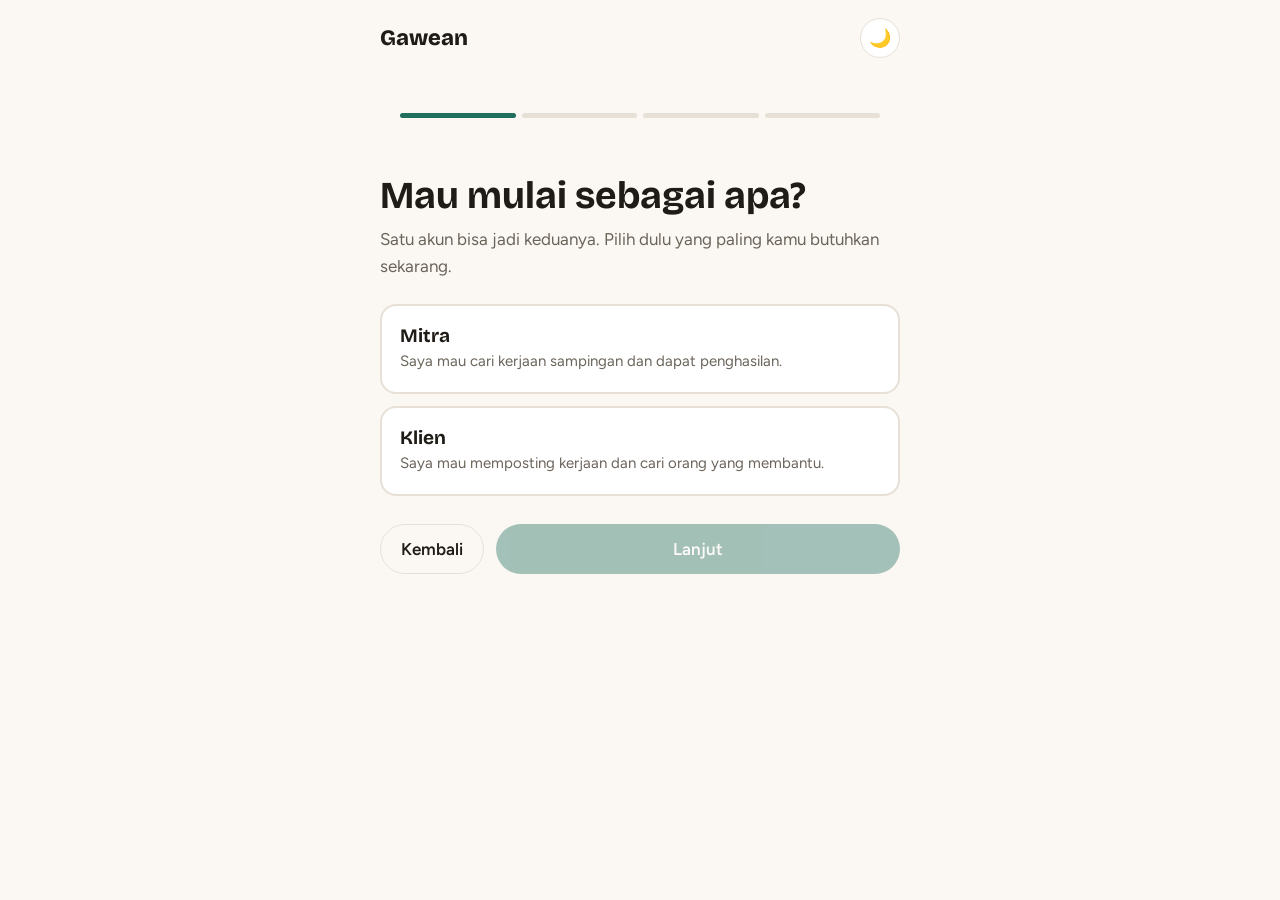
<file: onboarding.html>
<!DOCTYPE html>
<html lang="id">
<head>
<meta charset="utf-8">
<meta name="viewport" content="width=device-width, initial-scale=1, viewport-fit=cover">
<title>Mulai di Gawean</title>
<link rel="preconnect" href="https://fonts.googleapis.com">
<link href="https://fonts.googleapis.com/css2?family=Bricolage+Grotesque:wght@500;700;800&family=Figtree:wght@400;500;600&display=swap" rel="stylesheet">
<link rel="stylesheet" href="assets/css/style.css">
<link rel="stylesheet" href="assets/css/onboarding.css">
</head>
<body>
<div class="top"><a class="logo" href="index.html">Gawean</a><button class="theme" id="theme" type="button" aria-label="Ganti tema">🌙</button></div>
<main>
<div class="bar" id="bar"><i class="on"></i><i></i><i></i><i></i></div>

<section class="step show" data-s="0">
<h1>Mau mulai sebagai apa?</h1>
<p class="sub">Satu akun bisa jadi keduanya. Pilih dulu yang paling kamu butuhkan sekarang.</p>
<button class="opt" data-role="mitra" aria-pressed="false"><b>Mitra</b><span>Saya mau cari kerjaan sampingan dan dapat penghasilan.</span></button>
<button class="opt" data-role="klien" aria-pressed="false"><b>Klien</b><span>Saya mau memposting kerjaan dan cari orang yang membantu.</span></button>
</section>

<section class="step" data-s="1">
<h1>Kenalan dulu</h1>
<p class="sub">Data ini hanya dipakai untuk akunmu.</p>
<label for="nama">Nama lengkap</label><input id="nama" autocomplete="name" placeholder="Contoh: Sari Wulandari">
<label for="hp">Nomor HP</label><input id="hp" type="tel" inputmode="tel" autocomplete="tel" placeholder="08xxxxxxxxxx">
<label for="kota">Kota</label>
<select id="kota"><option value="">Pilih kota</option><option>Jakarta</option><option>Bandung</option><option>Semarang</option><option>Yogyakarta</option><option>Surabaya</option><option>Medan</option><option>Makassar</option><option>Kota lainnya</option></select>
<p class="err" id="err" role="alert"></p>
</section>

<section class="step" data-s="2">
<h1 id="t2">Pilih bidang yang kamu minati</h1>
<p class="sub" id="s2">Boleh lebih dari satu. Bisa diubah kapan saja.</p>
<div class="chips" id="chips"></div>
</section>

<section class="step" data-s="3">
<div class="done"><div class="ok">✓</div>
<h1>Akunmu siap, <span id="hi"></span>!</h1>
<p class="sub" id="s3"></p>
<div style="margin-top:24px;">
  <a href="#" class="btn" id="go-dash" style="display:inline-block; width:100%;">Masuk ke Beranda</a>
</div>
</div>
</section>

<div class="nav" id="nav"><button class="btn alt" id="back" type="button" hidden>Kembali</button><button class="btn" id="next" type="button" disabled>Lanjut</button></div>
</main>
<script src="assets/js/onboarding.js"></script>
<script>
    // Theme toggle for onboarding (since it doesn't use common.js yet or common.js expects different IDs)
    (function(){
        var r=document.documentElement,tb=document.getElementById('theme');
        function sys(){return window.matchMedia('(prefers-color-scheme: dark)').matches?'dark':'light'}
        var t=null;try{t=localStorage.getItem('theme')}catch(e){}
        if(t!=='light'&&t!=='dark')t=null;
        function apply(m){r.setAttribute('data-theme',m);tb.textContent=m==='dark'?'☀️':'🌙';tb.setAttribute('aria-label',m==='dark'?'Ganti ke tema terang':'Ganti ke tema gelap')}
        apply(t||sys());
        tb.addEventListener('click',function(){var n=r.getAttribute('data-theme')==='dark'?'light':'dark';apply(n);try{localStorage.setItem('theme',n)}catch(e){}});
    })();
</script>
</body>
</html>
</file>
<file: assets/css/style.css>
:root{--bg:#fbf8f4;--surface:#fff;--ink:#1f1b16;--muted:#6b645b;--line:#e7e0d6;--accent:#1f6f5c;--accent-ink:#fff;--soft:#e8f1ee;--warn:#8a5a00;--warnbg:#fff1d6;--bad:#a63a2a;--badbg:#fde5e0;
box-sizing:border-box;padding-top:env(safe-area-inset-top,0px);padding-bottom:env(safe-area-inset-bottom,0px)}
@media (prefers-color-scheme:dark){:root:not([data-theme="light"]){--bg:#16130f;--surface:#211d18;--ink:#f3eee6;--muted:#a79f93;--line:#352f27;--accent:#4fb89f;--accent-ink:#0e1a16;--soft:#1b2a25;--warn:#f0c168;--warnbg:#3a2d12;--bad:#f1948a;--badbg:#3b1d19}}
:root[data-theme="dark"]{--bg:#16130f;--surface:#211d18;--ink:#f3eee6;--muted:#a79f93;--line:#352f27;--accent:#4fb89f;--accent-ink:#0e1a16;--soft:#1b2a25;--warn:#f0c168;--warnbg:#3a2d12;--bad:#f1948a;--badbg:#3b1d19}
*,*::before,*::after{box-sizing:inherit}
body{margin:0;background:var(--bg);color:var(--ink);font:16px/1.55 Figtree,system-ui,sans-serif}
h1,h2,h3{font-family:'Bricolage Grotesque',Figtree,sans-serif;line-height:1.15;margin:0}
button{font:inherit;color:inherit}
header{position:sticky;top:env(safe-area-inset-top,0px);background:var(--bg);border-bottom:1px solid var(--line);z-index:5}
.bar{max-width:1000px;margin:0 auto;padding:0 20px;height:62px;display:flex;align-items:center;gap:12px}
.logo{font:800 21px 'Bricolage Grotesque',sans-serif;margin-right:auto;text-decoration:none;color:var(--ink)}
.seg{display:flex;background:var(--surface);border:1px solid var(--line);border-radius:999px;padding:3px}
.seg a{border:0;background:transparent;padding:7px 16px;border-radius:999px;cursor:pointer;font-weight:600;font-size:14px;color:var(--muted);text-decoration:none}
.seg a.on{background:var(--accent);color:var(--accent-ink)}
.round{width:38px;height:38px;border-radius:50%;border:1px solid var(--line);background:var(--surface);display:grid;place-items:center;cursor:pointer;padding:0;font-size:17px}
.av{background:var(--soft);color:var(--accent);font-weight:700;cursor:default}
main{max-width:1000px;margin:0 auto;padding:22px 20px 60px}
.note{background:var(--warnbg);color:var(--warn);border-radius:12px;padding:8px 14px;font-size:13px;margin-bottom:20px}
.hi h1{font-size:clamp(26px,5vw,36px)}.hi p{color:var(--muted);margin:4px 0 20px}
.grid{display:grid;grid-template-columns:1.6fr 1fr;gap:20px;align-items:start}
.card{background:var(--surface);border:1px solid var(--line);border-radius:18px;padding:20px;margin-bottom:20px}
.card h2{font-size:20px;margin-bottom:14px;display:flex;justify-content:space-between;align-items:baseline;gap:8px}
.card h2 small{font:500 13px Figtree;color:var(--muted)}
.hero{background:var(--accent);color:var(--accent-ink);border:0}
.hero .lab{opacity:.8;font-size:14px}.hero .big{font:800 34px 'Bricolage Grotesque';margin:2px 0 4px}
.hero .sub{font-size:14px;opacity:.85;margin-bottom:14px}
.btn{display:inline-block;border:0;border-radius:999px;padding:10px 18px;font-weight:600;cursor:pointer;background:var(--accent);color:var(--accent-ink);font-size:15px;text-decoration:none}
.hero .btn{background:var(--accent-ink);color:var(--accent)}
.btn.sm{padding:7px 14px;font-size:14px}
.btn.alt{background:transparent;color:var(--ink);border:1px solid var(--line)}
.btn:disabled{opacity:.5;cursor:default}
.stats{display:grid;grid-template-columns:repeat(3,1fr);gap:12px;margin-bottom:20px}
.stat{background:var(--surface);border:1px solid var(--line);border-radius:14px;padding:14px}
.stat b{display:block;font:800 22px 'Bricolage Grotesque'}.stat span{font-size:13px;color:var(--muted)}
.item{display:flex;gap:12px;align-items:center;justify-content:space-between;padding:12px 0;border-top:1px solid var(--line)}
.item:first-of-type{border-top:0;padding-top:0}
.item .t{font-weight:600}.item .m{font-size:14px;color:var(--muted)}
.item .r{text-align:right;flex:none;display:flex;flex-direction:column;align-items:flex-end;gap:6px}
.price{font-weight:700;color:var(--accent)}
.chip{display:inline-block;font-size:12px;font-weight:600;padding:2px 10px;border-radius:999px;background:var(--soft);color:var(--accent)}
.chip.wait{background:var(--warnbg);color:var(--warn)}.chip.rev{background:var(--badbg);color:var(--bad)}
.filters{display:flex;gap:8px;margin-bottom:12px;flex-wrap:wrap}
.filters button{border:1px solid var(--line);background:var(--surface);border-radius:999px;padding:5px 14px;font-size:14px;cursor:pointer}
.filters button[aria-pressed="true"]{background:var(--accent);color:var(--accent-ink);border-color:var(--accent)}
.prog{height:8px;border-radius:9px;background:var(--line);overflow:hidden;margin:8px 0 12px}
.prog i{display:block;height:100%;background:var(--accent)}
.todo{margin:0;padding-left:18px;color:var(--muted);font-size:15px}
.empty{color:var(--muted);font-size:15px;padding:6px 0}
.toast{position:fixed;left:50%;bottom:calc(20px + env(safe-area-inset-bottom,0px));transform:translateX(-50%);background:var(--ink);color:var(--bg);padding:10px 18px;border-radius:999px;font-size:14px;opacity:0;pointer-events:none;transition:opacity .2s;max-width:90vw;text-align:center}
.toast.show{opacity:1}
:focus-visible{outline:2px solid var(--accent);outline-offset:2px}
@media(max-width:820px){.grid{grid-template-columns:1fr}.seg a{padding:7px 12px}}
@media(max-width:480px){.item{flex-direction:column;align-items:flex-start}.item .r{align-items:flex-start;text-align:left}.stats{grid-template-columns:1fr 1fr 1fr;gap:8px}.stat{padding:10px}.stat b{font-size:18px}}
</file>
<file: assets/css/onboarding.css>
body{margin:0;background:var(--bg);color:var(--ink);font:17px/1.6 Figtree,system-ui,sans-serif;min-height:100vh}
h1,h2{font-family:'Bricolage Grotesque',Figtree,sans-serif;line-height:1.15;margin:0}
.top{display:flex;align-items:center;justify-content:space-between;max-width:560px;margin:0 auto;padding:18px 20px}
.logo{font:800 22px 'Bricolage Grotesque',sans-serif;text-decoration:none;color:var(--ink)}
.theme{width:40px;height:40px;border-radius:50%;border:1px solid var(--line);background:var(--surface);color:var(--ink);font-size:18px;cursor:pointer;display:grid;place-items:center;padding:0}
main{max-width:560px;margin:0 auto;padding:8px 20px 48px}
.bar{display:flex;gap:6px;margin-bottom:28px}
.bar i{flex:1;height:5px;border-radius:999px;background:var(--line)}
.bar i.on{background:var(--accent)}
h1{font-size:clamp(28px,6vw,38px);margin-bottom:8px}
.sub{color:var(--muted);margin:0 0 24px}
.step{display:none}.step.show{display:block}
.opt{display:block;width:100%;text-align:left;background:var(--surface);border:2px solid var(--line);border-radius:16px;padding:18px;margin-bottom:12px;cursor:pointer;color:var(--ink);font:inherit}
.opt b{display:block;font:700 19px 'Bricolage Grotesque',sans-serif}
.opt span{color:var(--muted);font-size:15px}
.opt[aria-pressed="true"]{border-color:var(--accent);background:var(--soft)}
label{display:block;font-weight:600;font-size:15px;margin:16px 0 6px}
input,select{width:100%;padding:13px 14px;border-radius:12px;border:1px solid var(--line);background:var(--surface);color:var(--ink);font:inherit}
input:focus-visible,select:focus-visible,.opt:focus-visible{outline:2px solid var(--accent);outline-offset:2px}
.chips{display:flex;flex-wrap:wrap;gap:8px}
.chip{border:1px solid var(--line);background:var(--surface);color:var(--ink);border-radius:999px;padding:8px 16px;font:inherit;font-size:15px;cursor:pointer}
.chip[aria-pressed="true"]{background:var(--accent);color:var(--accent-ink);border-color:var(--accent)}
.nav{display:flex;gap:12px;margin-top:28px}
.btn{flex:1;text-align:center;padding:14px 20px;border-radius:999px;background:var(--accent);color:var(--accent-ink);font:600 17px Figtree,sans-serif;border:0;cursor:pointer;text-decoration:none}
.btn.alt{background:transparent;color:var(--ink);border:1px solid var(--line);flex:0 0 auto}
.btn:disabled{opacity:.4;cursor:not-allowed}
.err{color:#c0392b;font-size:14px;min-height:20px;margin:8px 0 0}
.done{text-align:center;padding-top:20px}
.done .ok{width:72px;height:72px;border-radius:50%;background:var(--soft);color:var(--accent);font-size:34px;display:grid;place-items:center;margin:0 auto 20px}
</file>
